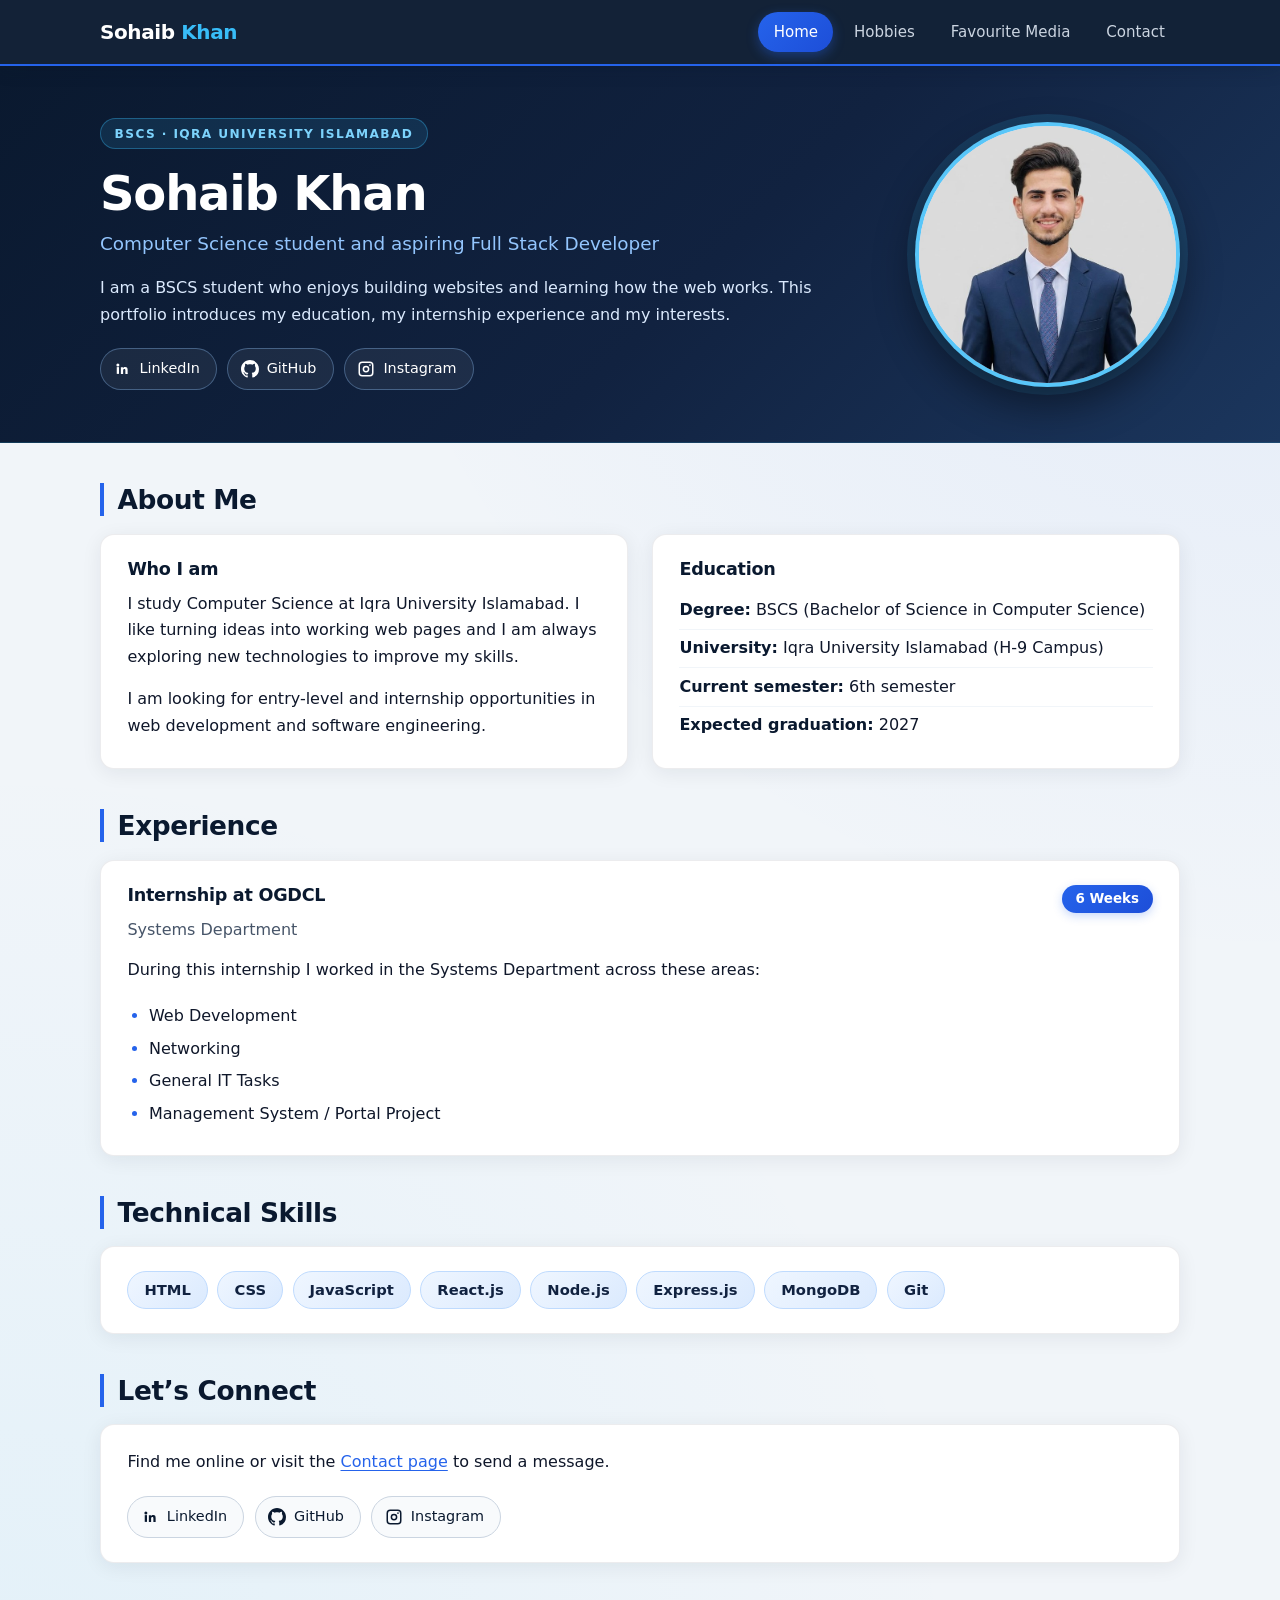
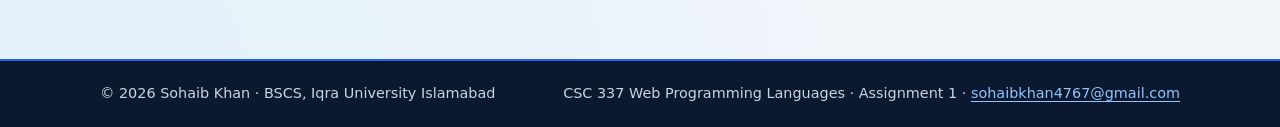
<file: index.html>
<!DOCTYPE html>
<html lang="en">
<head>
  <meta charset="utf-8">
  <meta name="viewport" content="width=device-width, initial-scale=1">
  <title>Sohaib Khan | BSCS Student &amp; Aspiring Web Developer</title>
  <meta name="description" content="Portfolio of Sohaib Khan, BSCS student at Iqra University Islamabad with internship experience at OGDCL and an interest in web development.">
  <meta name="author" content="Sohaib Khan">
  <!-- Favicon (files live in the assets folder) -->
  <link rel="icon" href="assets/favicon.ico" sizes="any">
  <link rel="icon" type="image/png" href="assets/favicon.png">
  <link rel="apple-touch-icon" href="assets/apple-touch-icon.png">
  <!-- The ONE external stylesheet used by every page -->
  <link rel="stylesheet" href="css/style.css">
</head>
<body>
  <!-- ===== Site header: sticky, with Flexbox navigation ===== -->
  <header class="site-header">
    <div class="header-inner">
      <a class="brand" href="index.html">Sohaib<span> Khan</span></a>
      <nav aria-label="Main navigation">
        <ul class="nav-list">
        <li><a href="index.html" aria-current="page">Home</a></li>
        <li><a href="hobbies.html">Hobbies</a></li>
        <li><a href="media.html">Favourite Media</a></li>
        <li><a href="contact.html">Contact</a></li>
        </ul>
      </nav>
    </div>
  </header>

  <!-- ===== Hero / introduction ===== -->
  <div class="hero">
    <div class="hero-inner">
      <div class="hero-text">
        <p class="eyebrow">BSCS &middot; Iqra University Islamabad</p>
        <h1>Sohaib Khan</h1>
        <p class="role">Computer Science student and aspiring Full Stack Developer</p>
        <p>I am a BSCS student who enjoys building websites and learning how the web works. This portfolio introduces my education, my internship experience and my interests.</p>
        <ul class="social">
            <li><a href="https://www.linkedin.com/in/sohaib-khan-078b94433/" target="_blank" rel="noopener noreferrer" aria-label="Sohaib Khan on LinkedIn"><svg viewBox="0 0 24 24" aria-hidden="true"><circle cx="6.5" cy="6.5" r="2"/><rect x="5" y="9.5" width="3" height="9"/><path d="M10.5 9.5h2.8v1.3c.5-.9 1.6-1.5 3-1.5 2.6 0 3.2 1.7 3.2 3.9v5.3h-3v-4.6c0-1.1-.1-2-1.3-2s-1.7.9-1.7 2v4.6h-3z"/></svg>LinkedIn</a></li>
            <li><a href="https://github.com/sohaibkhancodes" target="_blank" rel="noopener noreferrer" aria-label="Sohaib Khan on GitHub"><svg viewBox="0 0 16 16" aria-hidden="true"><path d="M8 0C3.58 0 0 3.58 0 8c0 3.54 2.29 6.53 5.47 7.59.4.07.55-.17.55-.38 0-.19-.01-.82-.01-1.49-2.01.37-2.53-.49-2.69-.94-.09-.23-.48-.94-.82-1.13-.28-.15-.68-.52-.01-.53.63-.01 1.08.58 1.23.82.72 1.21 1.87.87 2.33.66.07-.52.28-.87.51-1.07-1.78-.2-3.64-.89-3.64-3.95 0-.87.31-1.59.82-2.15-.08-.2-.36-1.02.08-2.12 0 0 .67-.21 2.2.82.64-.18 1.32-.27 2-.27.68 0 1.36.09 2 .27 1.53-1.04 2.2-.82 2.2-.82.44 1.1.16 1.92.08 2.12.51.56.82 1.27.82 2.15 0 3.07-1.87 3.75-3.65 3.95.29.25.54.73.54 1.48 0 1.07-.01 1.93-.01 2.2 0 .21.15.46.55.38A8.013 8.013 0 0016 8c0-4.42-3.58-8-8-8z"/></svg>GitHub</a></li>
            <li><a href="https://www.instagram.com/_sohaibify/" target="_blank" rel="noopener noreferrer" aria-label="Sohaib Khan on Instagram"><svg viewBox="0 0 24 24" aria-hidden="true"><path d="M7 2h10a5 5 0 0 1 5 5v10a5 5 0 0 1-5 5H7a5 5 0 0 1-5-5V7a5 5 0 0 1 5-5zm0 2a3 3 0 0 0-3 3v10a3 3 0 0 0 3 3h10a3 3 0 0 0 3-3V7a3 3 0 0 0-3-3H7zm5 3.5a4.5 4.5 0 1 1 0 9 4.5 4.5 0 0 1 0-9zm0 2a2.5 2.5 0 1 0 0 5 2.5 2.5 0 0 0 0-5zM17.3 5.8a1.1 1.1 0 1 1 0 2.2 1.1 1.1 0 0 1 0-2.2z"/></svg>Instagram</a></li>
          </ul>
      </div>
      <figure class="hero-photo">
        <img src="assets/sohaib-photo.jpg" width="640" height="655" alt="Portrait of Sohaib Khan in a navy suit">
      </figure>
    </div>
  </div>

  <main>
    <div class="container">

      <!-- ===== About + Education ===== -->
      <section class="section" aria-labelledby="about-title">
        <h2 id="about-title">About Me</h2>
        <div class="two-col">
          <article class="card">
            <h3>Who I am</h3>
            <p>I study Computer Science at Iqra University Islamabad. I like turning ideas into working web pages and I am always exploring new technologies to improve my skills.</p>
            <p>I am looking for entry-level and internship opportunities in web development and software engineering.</p>
          </article>
          <article class="card">
            <h3>Education</h3>
            <ul class="meta-list">
              <li><strong>Degree:</strong> BSCS (Bachelor of Science in Computer Science)</li>
              <li><strong>University:</strong> Iqra University Islamabad (H-9 Campus)</li>
              <li><strong>Current semester:</strong> 6th semester</li>
              <li><strong>Expected graduation:</strong> 2027</li>
            </ul>
          </article>
        </div>
      </section>

      <!-- ===== Internship experience ===== -->
      <section class="section" aria-labelledby="experience-title">
        <h2 id="experience-title">Experience</h2>
        <article class="card">
          <div class="experience-head">
            <div>
              <h3>Internship at OGDCL</h3>
              <p>Systems Department</p>
            </div>
            <p><span class="tag">6 Weeks</span></p>
          </div>
          <p>During this internship I worked in the Systems Department across these areas:</p>
          <ul class="styled-list">
            <li>Web Development</li>
            <li>Networking</li>
            <li>General IT Tasks</li>
            <li>Management System / Portal Project</li>
          </ul>
        </article>
      </section>

      <!-- ===== Skills ===== -->
      <section class="section" aria-labelledby="skills-title">
        <h2 id="skills-title">Technical Skills</h2>
        <div class="card">
          <ul class="chips">
            <li>HTML</li>
            <li>CSS</li>
            <li>JavaScript</li>
            <li>React.js</li>
            <li>Node.js</li>
            <li>Express.js</li>
            <li>MongoDB</li>
            <li>Git</li>
          </ul>
        </div>
      </section>

      <!-- ===== Connect ===== -->
      <section class="section" aria-labelledby="connect-title">
        <h2 id="connect-title">Let&rsquo;s Connect</h2>
        <div class="card">
          <p>Find me online or visit the <a href="contact.html">Contact page</a> to send a message.</p>
          <ul class="social on-light">
            <li><a href="https://www.linkedin.com/in/sohaib-khan-078b94433/" target="_blank" rel="noopener noreferrer" aria-label="Sohaib Khan on LinkedIn"><svg viewBox="0 0 24 24" aria-hidden="true"><circle cx="6.5" cy="6.5" r="2"/><rect x="5" y="9.5" width="3" height="9"/><path d="M10.5 9.5h2.8v1.3c.5-.9 1.6-1.5 3-1.5 2.6 0 3.2 1.7 3.2 3.9v5.3h-3v-4.6c0-1.1-.1-2-1.3-2s-1.7.9-1.7 2v4.6h-3z"/></svg>LinkedIn</a></li>
            <li><a href="https://github.com/sohaibkhancodes" target="_blank" rel="noopener noreferrer" aria-label="Sohaib Khan on GitHub"><svg viewBox="0 0 16 16" aria-hidden="true"><path d="M8 0C3.58 0 0 3.58 0 8c0 3.54 2.29 6.53 5.47 7.59.4.07.55-.17.55-.38 0-.19-.01-.82-.01-1.49-2.01.37-2.53-.49-2.69-.94-.09-.23-.48-.94-.82-1.13-.28-.15-.68-.52-.01-.53.63-.01 1.08.58 1.23.82.72 1.21 1.87.87 2.33.66.07-.52.28-.87.51-1.07-1.78-.2-3.64-.89-3.64-3.95 0-.87.31-1.59.82-2.15-.08-.2-.36-1.02.08-2.12 0 0 .67-.21 2.2.82.64-.18 1.32-.27 2-.27.68 0 1.36.09 2 .27 1.53-1.04 2.2-.82 2.2-.82.44 1.1.16 1.92.08 2.12.51.56.82 1.27.82 2.15 0 3.07-1.87 3.75-3.65 3.95.29.25.54.73.54 1.48 0 1.07-.01 1.93-.01 2.2 0 .21.15.46.55.38A8.013 8.013 0 0016 8c0-4.42-3.58-8-8-8z"/></svg>GitHub</a></li>
            <li><a href="https://www.instagram.com/_sohaibify/" target="_blank" rel="noopener noreferrer" aria-label="Sohaib Khan on Instagram"><svg viewBox="0 0 24 24" aria-hidden="true"><path d="M7 2h10a5 5 0 0 1 5 5v10a5 5 0 0 1-5 5H7a5 5 0 0 1-5-5V7a5 5 0 0 1 5-5zm0 2a3 3 0 0 0-3 3v10a3 3 0 0 0 3 3h10a3 3 0 0 0 3-3V7a3 3 0 0 0-3-3H7zm5 3.5a4.5 4.5 0 1 1 0 9 4.5 4.5 0 0 1 0-9zm0 2a2.5 2.5 0 1 0 0 5 2.5 2.5 0 0 0 0-5zM17.3 5.8a1.1 1.1 0 1 1 0 2.2 1.1 1.1 0 0 1 0-2.2z"/></svg>Instagram</a></li>
          </ul>
        </div>
      </section>

    </div>
  </main>

  <!-- ===== Site footer ===== -->
  <footer class="site-footer">
    <div class="footer-inner">
      <p>&copy; 2026 Sohaib Khan &middot; BSCS, Iqra University Islamabad</p>
      <p>CSC 337 Web Programming Languages &middot; Assignment 1 &middot; <a href="mailto:sohaibkhan4767@gmail.com">sohaibkhan4767@gmail.com</a></p>
    </div>
  </footer>
</body>
</html>
</file>
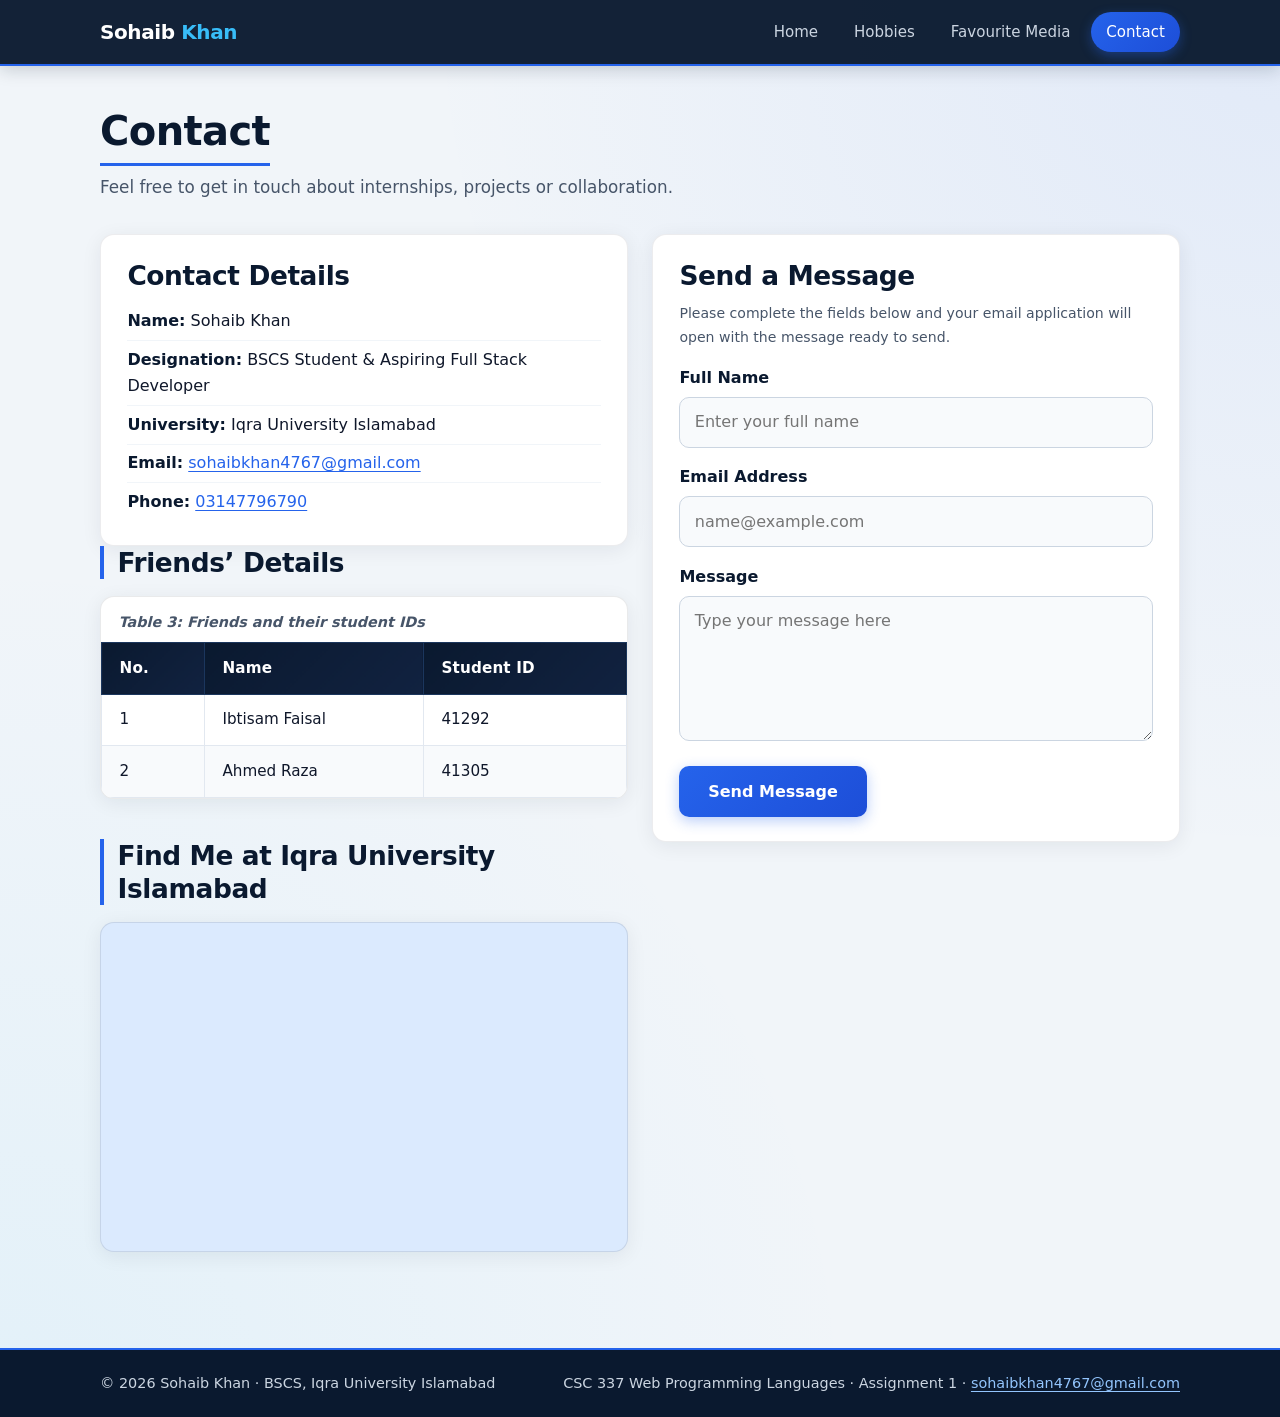
<file: contact.html>
<!DOCTYPE html>
<html lang="en">
<head>
  <meta charset="utf-8">
  <meta name="viewport" content="width=device-width, initial-scale=1">
  <title>Contact | Sohaib Khan</title>
  <meta name="description" content="Contact Sohaib Khan, BSCS student at Iqra University Islamabad. Email, phone, map location and a message form.">
  <meta name="author" content="Sohaib Khan">
  <!-- Favicon (files live in the assets folder) -->
  <link rel="icon" href="assets/favicon.ico" sizes="any">
  <link rel="icon" type="image/png" href="assets/favicon.png">
  <link rel="apple-touch-icon" href="assets/apple-touch-icon.png">
  <!-- The ONE external stylesheet used by every page -->
  <link rel="stylesheet" href="css/style.css">
</head>
<body>
  <!-- ===== Site header: sticky, with Flexbox navigation ===== -->
  <header class="site-header">
    <div class="header-inner">
      <a class="brand" href="index.html">Sohaib<span> Khan</span></a>
      <nav aria-label="Main navigation">
        <ul class="nav-list">
        <li><a href="index.html">Home</a></li>
        <li><a href="hobbies.html">Hobbies</a></li>
        <li><a href="media.html">Favourite Media</a></li>
        <li><a href="contact.html" aria-current="page">Contact</a></li>
        </ul>
      </nav>
    </div>
  </header>

  <main>
    <div class="container">

      <h1 class="page-title">Contact</h1>
      <p class="lead">Feel free to get in touch about internships, projects or collaboration.</p>

      <div class="contact-grid">

        <!-- LEFT: details + map -->
        <div>
          <section class="card" aria-labelledby="details-title">
            <h2 id="details-title">Contact Details</h2>
            <ul class="meta-list">
              <li><strong>Name:</strong> Sohaib Khan</li>
              <li><strong>Designation:</strong> BSCS Student &amp; Aspiring Full Stack Developer</li>
              <li><strong>University:</strong> Iqra University Islamabad</li>
              <li><strong>Email:</strong> <a href="mailto:sohaibkhan4767@gmail.com">sohaibkhan4767@gmail.com</a></li>
              <li><strong>Phone:</strong> <a href="tel:+923147796790">03147796790</a></li>
            </ul>
          </section>

          <section class="section" aria-labelledby="friend-title">
            <h2 id="friend-title">Friends&rsquo; Details</h2>
            <div class="table-wrap">
              <table>
                <caption>Table 3: Friends and their student IDs</caption>
                <thead>
                  <tr>
                    <th scope="col">No.</th>
                    <th scope="col">Name</th>
                    <th scope="col">Student ID</th>
                  </tr>
                </thead>
                <tbody>
                  <tr>
                    <td>1</td>
                    <td>Ibtisam Faisal</td>
                    <td>41292</td>
                  </tr>
                  <tr>
                    <td>2</td>
                    <td>Ahmed Raza</td>
                    <td>41305</td>
                  </tr>
                </tbody>
              </table>
            </div>
          </section>

          <section class="section map-section" aria-labelledby="map-title">
            <h2 id="map-title">Find Me at Iqra University Islamabad</h2>
            <!-- Embedded Google Map -->
            <div class="map-frame">
              <iframe src="https://www.google.com/maps?q=Iqra+University+Islamabad+Campus+H-9&amp;output=embed" title="Google Map showing Iqra University Islamabad campus" loading="lazy" referrerpolicy="no-referrer-when-downgrade" allowfullscreen></iframe>
            </div>
          </section>
        </div>

        <!-- RIGHT: contact form (opens the visitor's email app; no JavaScript used) -->
        <section class="card" aria-labelledby="form-title">
          <h2 id="form-title">Send a Message</h2>
          <p class="note">Please complete the fields below and your email application will open with the message ready to send.</p>
          <form action="mailto:sohaibkhan4767@gmail.com" method="post" enctype="text/plain">
            <div class="field">
              <label for="name">Full Name</label>
              <input type="text" id="name" name="name" placeholder="Enter your full name" required>
            </div>
            <div class="field">
              <label for="email">Email Address</label>
              <input type="email" id="email" name="email" placeholder="name@example.com" required>
            </div>
            <div class="field">
              <label for="message">Message</label>
              <textarea id="message" name="message" placeholder="Type your message here" required></textarea>
            </div>
            <button type="submit" class="btn">Send Message</button>
          </form>
        </section>

      </div>
    </div>
  </main>

  <!-- ===== Site footer ===== -->
  <footer class="site-footer">
    <div class="footer-inner">
      <p>&copy; 2026 Sohaib Khan &middot; BSCS, Iqra University Islamabad</p>
      <p>CSC 337 Web Programming Languages &middot; Assignment 1 &middot; <a href="mailto:sohaibkhan4767@gmail.com">sohaibkhan4767@gmail.com</a></p>
    </div>
  </footer>
</body>
</html>
</file>
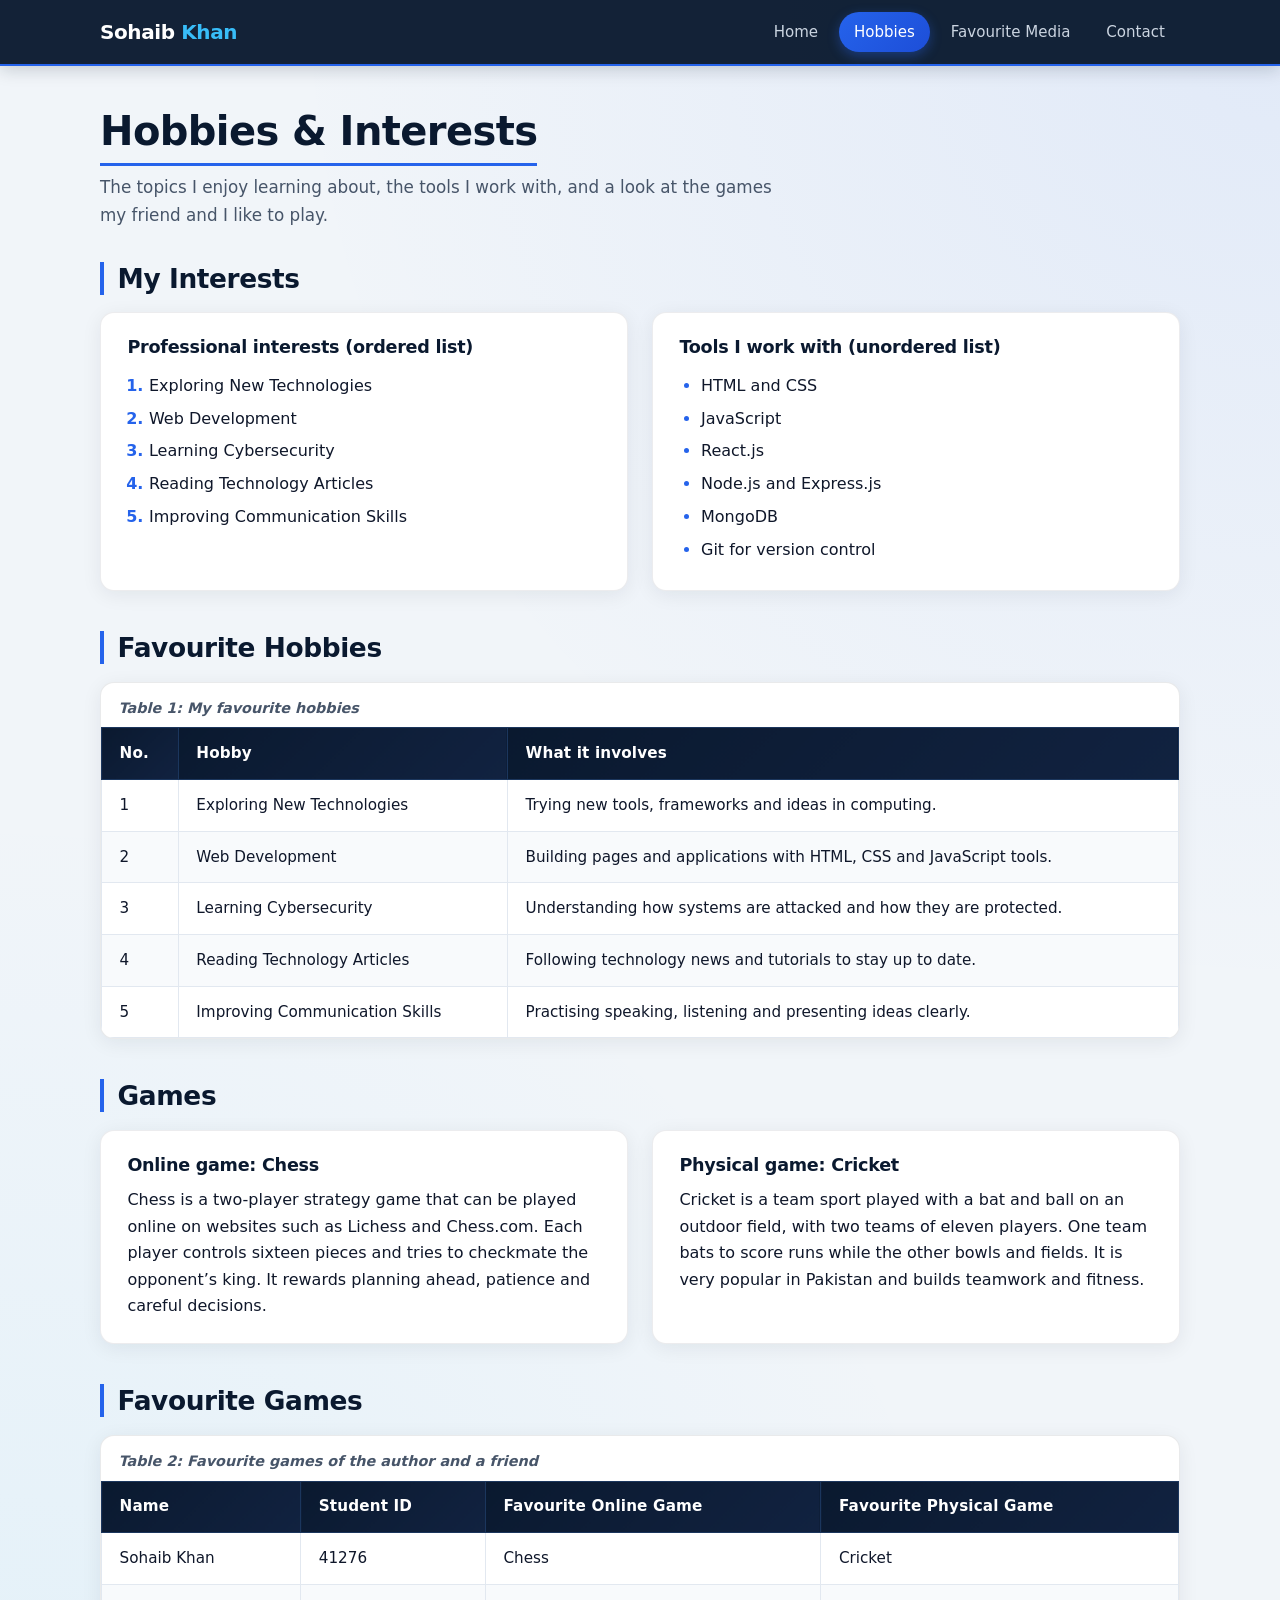
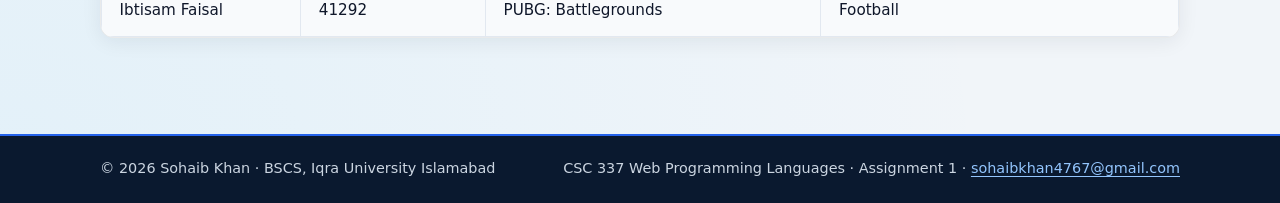
<file: hobbies.html>
<!DOCTYPE html>
<html lang="en">
<head>
  <meta charset="utf-8">
  <meta name="viewport" content="width=device-width, initial-scale=1">
  <title>Hobbies &amp; Interests | Sohaib Khan</title>
  <meta name="description" content="Hobbies and interests of Sohaib Khan: technology, web development, cybersecurity, reading and communication, plus favourite games.">
  <meta name="author" content="Sohaib Khan">
  <!-- Favicon (files live in the assets folder) -->
  <link rel="icon" href="assets/favicon.ico" sizes="any">
  <link rel="icon" type="image/png" href="assets/favicon.png">
  <link rel="apple-touch-icon" href="assets/apple-touch-icon.png">
  <!-- The ONE external stylesheet used by every page -->
  <link rel="stylesheet" href="css/style.css">
</head>
<body>
  <!-- ===== Site header: sticky, with Flexbox navigation ===== -->
  <header class="site-header">
    <div class="header-inner">
      <a class="brand" href="index.html">Sohaib<span> Khan</span></a>
      <nav aria-label="Main navigation">
        <ul class="nav-list">
        <li><a href="index.html">Home</a></li>
        <li><a href="hobbies.html" aria-current="page">Hobbies</a></li>
        <li><a href="media.html">Favourite Media</a></li>
        <li><a href="contact.html">Contact</a></li>
        </ul>
      </nav>
    </div>
  </header>

  <main>
    <div class="container">

      <h1 class="page-title">Hobbies &amp; Interests</h1>
      <p class="lead">The topics I enjoy learning about, the tools I work with, and a look at the games my friend and I like to play.</p>

      <!-- ===== Lists: one ordered, one unordered ===== -->
      <section class="section" aria-labelledby="lists-title">
        <h2 id="lists-title">My Interests</h2>
        <div class="two-col">
          <article class="card">
            <h3>Professional interests (ordered list)</h3>
            <ol class="styled-list">
              <li>Exploring New Technologies</li>
              <li>Web Development</li>
              <li>Learning Cybersecurity</li>
              <li>Reading Technology Articles</li>
              <li>Improving Communication Skills</li>
            </ol>
          </article>
          <article class="card">
            <h3>Tools I work with (unordered list)</h3>
            <ul class="styled-list">
              <li>HTML and CSS</li>
              <li>JavaScript</li>
              <li>React.js</li>
              <li>Node.js and Express.js</li>
              <li>MongoDB</li>
              <li>Git for version control</li>
            </ul>
          </article>
        </div>
      </section>

      <!-- ===== Table 1: favourite hobbies ===== -->
      <section class="section" aria-labelledby="hobby-table-title">
        <h2 id="hobby-table-title">Favourite Hobbies</h2>
        <div class="table-wrap">
          <table>
            <caption>Table 1: My favourite hobbies</caption>
            <thead>
              <tr>
                <th scope="col">No.</th>
                <th scope="col">Hobby</th>
                <th scope="col">What it involves</th>
              </tr>
            </thead>
            <tbody>
              <tr><td>1</td><td>Exploring New Technologies</td><td>Trying new tools, frameworks and ideas in computing.</td></tr>
              <tr><td>2</td><td>Web Development</td><td>Building pages and applications with HTML, CSS and JavaScript tools.</td></tr>
              <tr><td>3</td><td>Learning Cybersecurity</td><td>Understanding how systems are attacked and how they are protected.</td></tr>
              <tr><td>4</td><td>Reading Technology Articles</td><td>Following technology news and tutorials to stay up to date.</td></tr>
              <tr><td>5</td><td>Improving Communication Skills</td><td>Practising speaking, listening and presenting ideas clearly.</td></tr>
            </tbody>
          </table>
        </div>
      </section>

      <!-- ===== Game descriptions: one online, one physical ===== -->
      <section class="section" aria-labelledby="games-title">
        <h2 id="games-title">Games</h2>
        <div class="two-col">
          <article class="card">
            <h3>Online game: Chess</h3>
            <p>Chess is a two-player strategy game that can be played online on websites such as Lichess and Chess.com. Each player controls sixteen pieces and tries to checkmate the opponent&rsquo;s king. It rewards planning ahead, patience and careful decisions.</p>
          </article>
          <article class="card">
            <h3>Physical game: Cricket</h3>
            <p>Cricket is a team sport played with a bat and ball on an outdoor field, with two teams of eleven players. One team bats to score runs while the other bowls and fields. It is very popular in Pakistan and builds teamwork and fitness.</p>
          </article>
        </div>
      </section>

      <!-- ===== Table 2: favourite games, mine and my friend's ===== -->
      <section class="section" aria-labelledby="games-table-title">
        <h2 id="games-table-title">Favourite Games</h2>
        <div class="table-wrap">
          <table>
            <caption>Table 2: Favourite games of the author and a friend</caption>
            <thead>
              <tr>
                <th scope="col">Name</th>
                <th scope="col">Student ID</th>
                <th scope="col">Favourite Online Game</th>
                <th scope="col">Favourite Physical Game</th>
              </tr>
            </thead>
            <tbody>
              <tr>
                <td>Sohaib Khan</td>
                <td>41276</td>
                <td>Chess</td>
                <td>Cricket</td>
              </tr>
              <tr>
                <td>Ibtisam Faisal</td>
                <td>41292</td>
                <td>PUBG: Battlegrounds</td>
                <td>Football</td>
              </tr>
            </tbody>
          </table>
        </div>
      </section>

    </div>
  </main>

  <!-- ===== Site footer ===== -->
  <footer class="site-footer">
    <div class="footer-inner">
      <p>&copy; 2026 Sohaib Khan &middot; BSCS, Iqra University Islamabad</p>
      <p>CSC 337 Web Programming Languages &middot; Assignment 1 &middot; <a href="mailto:sohaibkhan4767@gmail.com">sohaibkhan4767@gmail.com</a></p>
    </div>
  </footer>
</body>
</html>
</file>
<file: css/style.css>
/* ==========================================================
   Sohaib Khan - Portfolio  |  CSC 337 Assignment 1
   One external stylesheet shared by all four pages.
   Sections:
   1. Variables & reset      5. Cards, lists, chips
   2. Header & navigation    6. Tables
   3. Layout helpers         7. Favourite Media (CSS Grid)
   4. Hero (Home)            8. Contact page & form
                             9. Footer
                            10. Responsive media queries
   ========================================================== */

/* ---------- 1. Variables & reset ---------- */
:root {
  --navy: #0a192f;
  --navy-2: #112240;
  --navy-3: #1b365d;
  --blue: #2563eb;
  --blue-dark: #1d4ed8;
  --accent: #38bdf8;
  --light-blue: #f1f5f9;
  --sky: #dbeafe;
  --white: #ffffff;
  --text: #0f172a;
  --muted: #475569;
  --border: #cbd5e1;
  --radius: 14px;
  --shadow: 0 4px 20px rgba(10, 25, 47, 0.07);
  --shadow-hover: 0 12px 28px rgba(10, 25, 47, 0.13);
  --space: 1.5rem;
}

*,
*::before,
*::after {
  box-sizing: border-box;
}

html {
  scroll-behavior: smooth;
}

body {
  margin: 0;
  font-family: "Segoe UI", system-ui, -apple-system, "Helvetica Neue", Arial, sans-serif;
  font-size: 1rem;
  line-height: 1.65;
  color: var(--text);
  background: var(--light-blue);
  background-image: radial-gradient(circle at top right, rgba(37, 99, 235, 0.08), transparent 45%),
                    radial-gradient(circle at bottom left, rgba(56, 189, 248, 0.08), transparent 45%);
  min-height: 100vh;
  display: flex;
  flex-direction: column;
}

img,
iframe {
  max-width: 100%;
}

img {
  display: block;
  height: auto;
}

a {
  color: var(--blue);
  text-underline-offset: 3px;
  transition: color 0.2s ease;
}

a:hover {
  color: var(--blue-dark);
}

h1,
h2,
h3 {
  color: var(--navy);
  line-height: 1.25;
  letter-spacing: -0.015em;
  margin: 0 0 0.65rem;
}

h1 { font-size: clamp(1.85rem, 4vw, 2.5rem); font-weight: 700; }
h2 { font-size: clamp(1.3rem, 3vw, 1.65rem); font-weight: 700; }
h3 { font-size: 1.1rem; font-weight: 600; }

p { margin: 0 0 1rem; }

/* ---------- 2. Header & navigation (sticky + Flexbox) ---------- */
.site-header {
  position: sticky;            /* stays at the top while scrolling */
  top: 0;
  z-index: 100;
  background: rgba(10, 25, 47, 0.96);
  border-bottom: 2px solid var(--blue);
  box-shadow: 0 4px 16px rgba(10, 25, 47, 0.18);
}

.header-inner {
  max-width: 1120px;
  margin: 0 auto;
  padding: 0.75rem 1.25rem;
  display: flex;               /* Flexbox: logo left, links right */
  align-items: center;
  justify-content: space-between;
  flex-wrap: wrap;
  gap: 0.5rem 1.5rem;
}

.brand {
  color: var(--white);
  font-weight: 800;
  font-size: 1.25rem;
  text-decoration: none;
  letter-spacing: -0.02em;
}

.brand span { color: var(--accent); }
.brand:hover { color: var(--white); }

.nav-list {
  display: flex;               /* Flexbox navigation */
  flex-wrap: wrap;
  gap: 0.35rem;
  list-style: none;
  margin: 0;
  padding: 0;
}

.nav-list a {
  display: block;
  padding: 0.48rem 0.95rem;
  color: #cbd5e1;
  text-decoration: none;
  border-radius: 999px;
  font-size: 0.94rem;
  font-weight: 500;
  transition: background 0.2s ease, color 0.2s ease, transform 0.2s ease;
}

.nav-list a:hover {
  background: var(--navy-2);
  color: var(--white);
  transform: translateY(-1px);
}

.nav-list a[aria-current="page"] {
  background: linear-gradient(135deg, var(--blue), var(--blue-dark));
  color: var(--white);
  box-shadow: 0 4px 12px rgba(37, 99, 235, 0.38);
}

/* ---------- 3. Layout helpers ---------- */
.container {
  max-width: 1120px;
  margin: 0 auto;
  padding: 0 1.25rem;
}

main {
  flex: 1;
  padding: 2.5rem 0 3.5rem;
}

.section { margin-bottom: 2.5rem; }

.page-title {
  margin-bottom: 0.5rem;
  padding-bottom: 0.45rem;
  border-bottom: 3px solid var(--blue);
  display: inline-block;
}

.section > h2 {
  padding-left: 0.85rem;
  border-left: 4px solid var(--blue);
  margin-bottom: 1.1rem;
}

.lead {
  color: var(--muted);
  font-size: 1.05rem;
  max-width: 65ch;
  margin-bottom: 2rem;
}

.two-col {
  display: flex;
  gap: var(--space);
  flex-wrap: wrap;
}

.two-col > * {
  flex: 1 1 320px;
}

/* ---------- 4. Hero (Home) ---------- */
.hero {
  background: linear-gradient(135deg, var(--navy) 0%, var(--navy-2) 55%, var(--navy-3) 100%);
  color: #dbeafe;
  padding: 3.25rem 0;
  border-bottom: 1px solid rgba(56, 189, 248, 0.2);
}

.hero-inner {
  max-width: 1120px;
  margin: 0 auto;
  padding: 0 1.25rem;
  display: flex;
  align-items: center;
  gap: 2.75rem;
  flex-wrap: wrap-reverse;
}

.hero-text { flex: 1 1 360px; }

.hero h1 {
  color: var(--white);
  font-size: clamp(2.1rem, 5vw, 3rem);
  letter-spacing: -0.025em;
  margin-bottom: 0.4rem;
}

.eyebrow {
  display: inline-block;
  text-transform: uppercase;
  letter-spacing: 1.4px;
  font-size: 0.76rem;
  font-weight: 600;
  color: #7dd3fc;
  background: rgba(56, 189, 248, 0.12);
  border: 1px solid rgba(56, 189, 248, 0.35);
  border-radius: 999px;
  padding: 0.28rem 0.85rem;
  margin-bottom: 0.85rem;
}

.hero .role {
  font-size: 1.15rem;
  font-weight: 500;
  color: #93c5fd;
  margin-bottom: 1rem;
}

.hero-photo {
  flex: 0 1 265px;
  margin: 0 auto;
}

.hero-photo img {
  width: 100%;
  aspect-ratio: 1 / 1;
  object-fit: cover;
  object-position: top center;
  border-radius: 50%;
  border: 4px solid rgba(56, 189, 248, 0.8);
  box-shadow: 0 18px 40px rgba(0, 0, 0, 0.45), 0 0 0 8px rgba(56, 189, 248, 0.14);
  background: var(--sky);
  transition: transform 0.3s ease;
}

.hero-photo img:hover {
  transform: scale(1.03);
}

/* Social icon buttons (inline SVG, no external icon library) */
.social {
  display: flex;
  gap: 0.65rem;
  list-style: none;
  padding: 0;
  margin: 1.25rem 0 0;
  flex-wrap: wrap;
}

.social a {
  display: inline-flex;
  align-items: center;
  gap: 0.5rem;
  padding: 0.5rem 1rem 0.5rem 0.78rem;
  background: rgba(255, 255, 255, 0.06);
  border: 1px solid rgba(147, 197, 253, 0.35);
  border-radius: 999px;
  color: var(--white);
  text-decoration: none;
  font-size: 0.9rem;
  font-weight: 500;
  transition: background 0.2s ease, border-color 0.2s ease, transform 0.2s ease, box-shadow 0.2s ease;
}

.social a:hover {
  background: var(--blue);
  border-color: var(--blue);
  color: var(--white);
  transform: translateY(-2px);
  box-shadow: 0 6px 16px rgba(37, 99, 235, 0.35);
}

.social svg {
  width: 18px;
  height: 18px;
  fill: currentColor;
  flex-shrink: 0;
}

/* Light version of the social buttons for use on white cards */
.social.on-light a {
  background: #f8fafc;
  color: var(--navy);
  border-color: var(--border);
}

.social.on-light a:hover {
  background: var(--blue);
  border-color: var(--blue);
  color: var(--white);
}

/* ---------- 5. Cards, lists, chips ---------- */
.card {
  background: var(--white);
  border: 1px solid rgba(15, 23, 42, 0.08);
  border-radius: var(--radius);
  box-shadow: var(--shadow);
  padding: 1.5rem 1.65rem;
  transition: transform 0.22s ease, box-shadow 0.22s ease, border-color 0.22s ease;
}

.card:hover {
  transform: translateY(-3px);
  box-shadow: var(--shadow-hover);
  border-color: rgba(37, 99, 235, 0.25);
}

.card + .card { margin-top: var(--space); }

.two-col > .card { margin-top: 0; }

.card > :last-child { margin-bottom: 0; }

.meta-list {
  list-style: none;
  padding: 0;
  margin: 0 0 1rem;
}

.meta-list li {
  padding: 0.35rem 0;
  border-bottom: 1px solid #f1f5f9;
}

.meta-list li:last-child {
  border-bottom: 0;
}

.meta-list strong { color: var(--navy); }

.chips {
  display: flex;
  flex-wrap: wrap;
  gap: 0.6rem;
  list-style: none;
  padding: 0;
  margin: 0;
}

.chips li {
  background: linear-gradient(135deg, #eff6ff, #dbeafe);
  border: 1px solid #bfdbfe;
  color: var(--navy-2);
  border-radius: 999px;
  padding: 0.35rem 1rem;
  font-size: 0.92rem;
  font-weight: 600;
  transition: background 0.2s ease, color 0.2s ease, transform 0.2s ease, border-color 0.2s ease;
}

.chips li:hover {
  background: var(--blue);
  border-color: var(--blue);
  color: var(--white);
  transform: translateY(-2px);
}

.experience-head {
  display: flex;
  justify-content: space-between;
  align-items: flex-start;
  flex-wrap: wrap;
  gap: 0.35rem 1rem;
  margin-bottom: 0.85rem;
}

.experience-head p { margin: 0; color: var(--muted); font-weight: 500; }

.tag {
  display: inline-block;
  background: linear-gradient(135deg, var(--blue), var(--blue-dark));
  color: var(--white);
  border-radius: 999px;
  padding: 0.2rem 0.85rem;
  font-size: 0.84rem;
  font-weight: 600;
  box-shadow: 0 3px 10px rgba(37, 99, 235, 0.25);
}

.styled-list {
  padding-left: 1.35rem;
  margin: 0 0 1rem;
}

.styled-list li { padding: 0.2rem 0; }
.styled-list li::marker { color: var(--blue); font-weight: 700; }

.note {
  font-size: 0.88rem;
  color: var(--muted);
}

/* ---------- 6. Tables (borders, background, hover) ---------- */
.table-wrap {
  overflow-x: auto;            /* a wide table scrolls inside its box, never the page */
  border: 1px solid rgba(15, 23, 42, 0.09);
  border-radius: var(--radius);
  background: var(--white);
  box-shadow: var(--shadow);
}

table {
  width: 100%;
  border-collapse: collapse;
  font-size: 0.95rem;
}

caption {
  caption-side: top;
  text-align: left;
  font-weight: 600;
  font-size: 0.9rem;
  font-style: italic;
  color: var(--muted);
  padding: 0.85rem 1.1rem 0.45rem;
}

th,
td {
  padding: 0.8rem 1.1rem;
  text-align: left;
  border: 1px solid #e2e8f0;
  vertical-align: top;
}

thead th {
  background: linear-gradient(135deg, var(--navy), var(--navy-2));
  color: var(--white);
  border-color: var(--navy-3);
  font-weight: 600;
  letter-spacing: 0.01em;
}

tbody tr:nth-child(even) { background: #f8fafc; }

tbody tr {
  transition: background 0.18s ease;
}

/* Hover effect required by the assignment */
tbody tr:hover {
  background: var(--sky);
}

/* ---------- 7. Favourite Media: CSS Grid two-column layout ---------- */
.media-grid {
  display: grid;
  grid-template-columns: 1fr 1.7fr;   /* left: posts, right: videos */
  gap: var(--space);
  align-items: start;
}

.media-grid > section { min-width: 0; }

.post {
  background: var(--white);
  border: 1px solid rgba(15, 23, 42, 0.08);
  border-radius: var(--radius);
  box-shadow: var(--shadow);
  overflow: hidden;
  margin-bottom: var(--space);
  transition: transform 0.22s ease, box-shadow 0.22s ease;
}

.post:hover {
  transform: translateY(-3px);
  box-shadow: var(--shadow-hover);
}

.post img {
  width: 100%;
  aspect-ratio: 4 / 3;
  object-fit: cover;
  object-position: top center;
  background: var(--sky);
  transition: transform 0.35s ease;
}

.post:hover img {
  transform: scale(1.02);
}

.post img.logo-img {
  object-fit: contain;
  padding: 1.5rem;
  background: var(--white);
  aspect-ratio: 16 / 9;
}

.post-body { padding: 1.1rem 1.3rem 1.3rem; }
.post-body p { margin-bottom: 0.5rem; }
.post-body > :last-child { margin-bottom: 0; }

.video-card {
  background: var(--white);
  border: 1px solid rgba(15, 23, 42, 0.08);
  border-radius: var(--radius);
  box-shadow: var(--shadow);
  overflow: hidden;
  margin-bottom: var(--space);
  transition: transform 0.22s ease, box-shadow 0.22s ease;
}

.video-card:hover {
  transform: translateY(-3px);
  box-shadow: var(--shadow-hover);
}

/* Responsive 16:9 wrapper for YouTube iframes */
.video-frame {
  position: relative;
  aspect-ratio: 16 / 9;
  background: var(--navy);
}

.video-frame iframe {
  position: absolute;
  top: 0;
  left: 0;
  width: 100%;
  height: 100%;
  border: 0;
}

.video-info { padding: 1rem 1.3rem 1.2rem; }
.video-info h3 { margin-bottom: 0.35rem; }
.video-info p { margin: 0; color: var(--muted); font-size: 0.95rem; }

/* ---------- 8. Contact page & form ---------- */
.contact-grid {
  display: grid;
  grid-template-columns: 1fr 1fr;
  gap: var(--space);
  align-items: start;
}

.contact-grid > * { min-width: 0; }

.map-frame {
  position: relative;
  aspect-ratio: 16 / 10;
  border-radius: var(--radius);
  overflow: hidden;
  border: 1px solid rgba(15, 23, 42, 0.1);
  box-shadow: var(--shadow);
  background: var(--sky);
}

.map-frame iframe {
  position: absolute;
  top: 0;
  left: 0;
  width: 100%;
  height: 100%;
  border: 0;
}

form label {
  display: block;
  font-weight: 600;
  color: var(--navy);
  margin-bottom: 0.35rem;
}

form .field { margin-bottom: 1.05rem; }

input[type="text"],
input[type="email"],
textarea {
  width: 100%;
  padding: 0.7rem 0.9rem;
  font: inherit;
  color: var(--text);
  background: #f8fafc;
  border: 1px solid var(--border);
  border-radius: 10px;
  transition: border-color 0.2s ease, box-shadow 0.2s ease, background 0.2s ease;
}

textarea {
  min-height: 145px;
  resize: vertical;
}

input[type="text"]:focus,
input[type="email"]:focus,
textarea:focus {
  outline: none;
  border-color: var(--blue);
  box-shadow: 0 0 0 3px rgba(37, 99, 235, 0.18);
  background: var(--white);
}

.btn {
  display: inline-block;
  background: linear-gradient(135deg, var(--blue), var(--blue-dark));
  color: var(--white);
  border: 0;
  border-radius: 10px;
  padding: 0.78rem 1.8rem;
  font: inherit;
  font-weight: 600;
  cursor: pointer;
  box-shadow: 0 4px 14px rgba(37, 99, 235, 0.32);
  transition: transform 0.2s ease, box-shadow 0.2s ease, background 0.2s ease;
}

.btn:hover {
  background: linear-gradient(135deg, var(--blue-dark), var(--navy-2));
  transform: translateY(-2px);
  box-shadow: 0 8px 20px rgba(37, 99, 235, 0.38);
}

/* ---------- 9. Footer ---------- */
.site-footer {
  background: var(--navy);
  color: #cbd5e1;
  font-size: 0.9rem;
  border-top: 2px solid var(--blue);
}

.footer-inner {
  max-width: 1120px;
  margin: 0 auto;
  padding: 1.35rem 1.25rem;
  display: flex;
  justify-content: space-between;
  flex-wrap: wrap;
  gap: 0.5rem 1.5rem;
}

.footer-inner p { margin: 0; }
.site-footer a { color: #93c5fd; }
.site-footer a:hover { color: var(--white); }

/* ---------- 10. Responsive media queries ---------- */
/* Tablet and below: stack the two-column grids */
@media (max-width: 900px) {
  .media-grid,
  .contact-grid {
    grid-template-columns: 1fr;
  }
}

/* Phones (375px and up to 600px) */
@media (max-width: 600px) {
  main { padding: 1.5rem 0 2.25rem; }

  .header-inner { padding: 0.65rem 1rem; }

  .nav-list { width: 100%; }
  .nav-list li { flex: 1 1 calc(50% - 0.35rem); }
  .nav-list a { text-align: center; padding: 0.5rem 0.4rem; }

  .container,
  .hero-inner { padding-left: 1rem; padding-right: 1rem; }

  .hero { padding: 2rem 0; }
  .hero-inner { gap: 1.5rem; }
  .hero-photo { flex-basis: 190px; }

  .card { padding: 1.15rem 1.15rem; }

  th,
  td { padding: 0.6rem 0.7rem; font-size: 0.9rem; }

  .footer-inner { flex-direction: column; }
}

/* ---------- Small additions ---------- */
figure { margin: 0; }
.map-section { margin-top: 1.5rem; }
</file>
